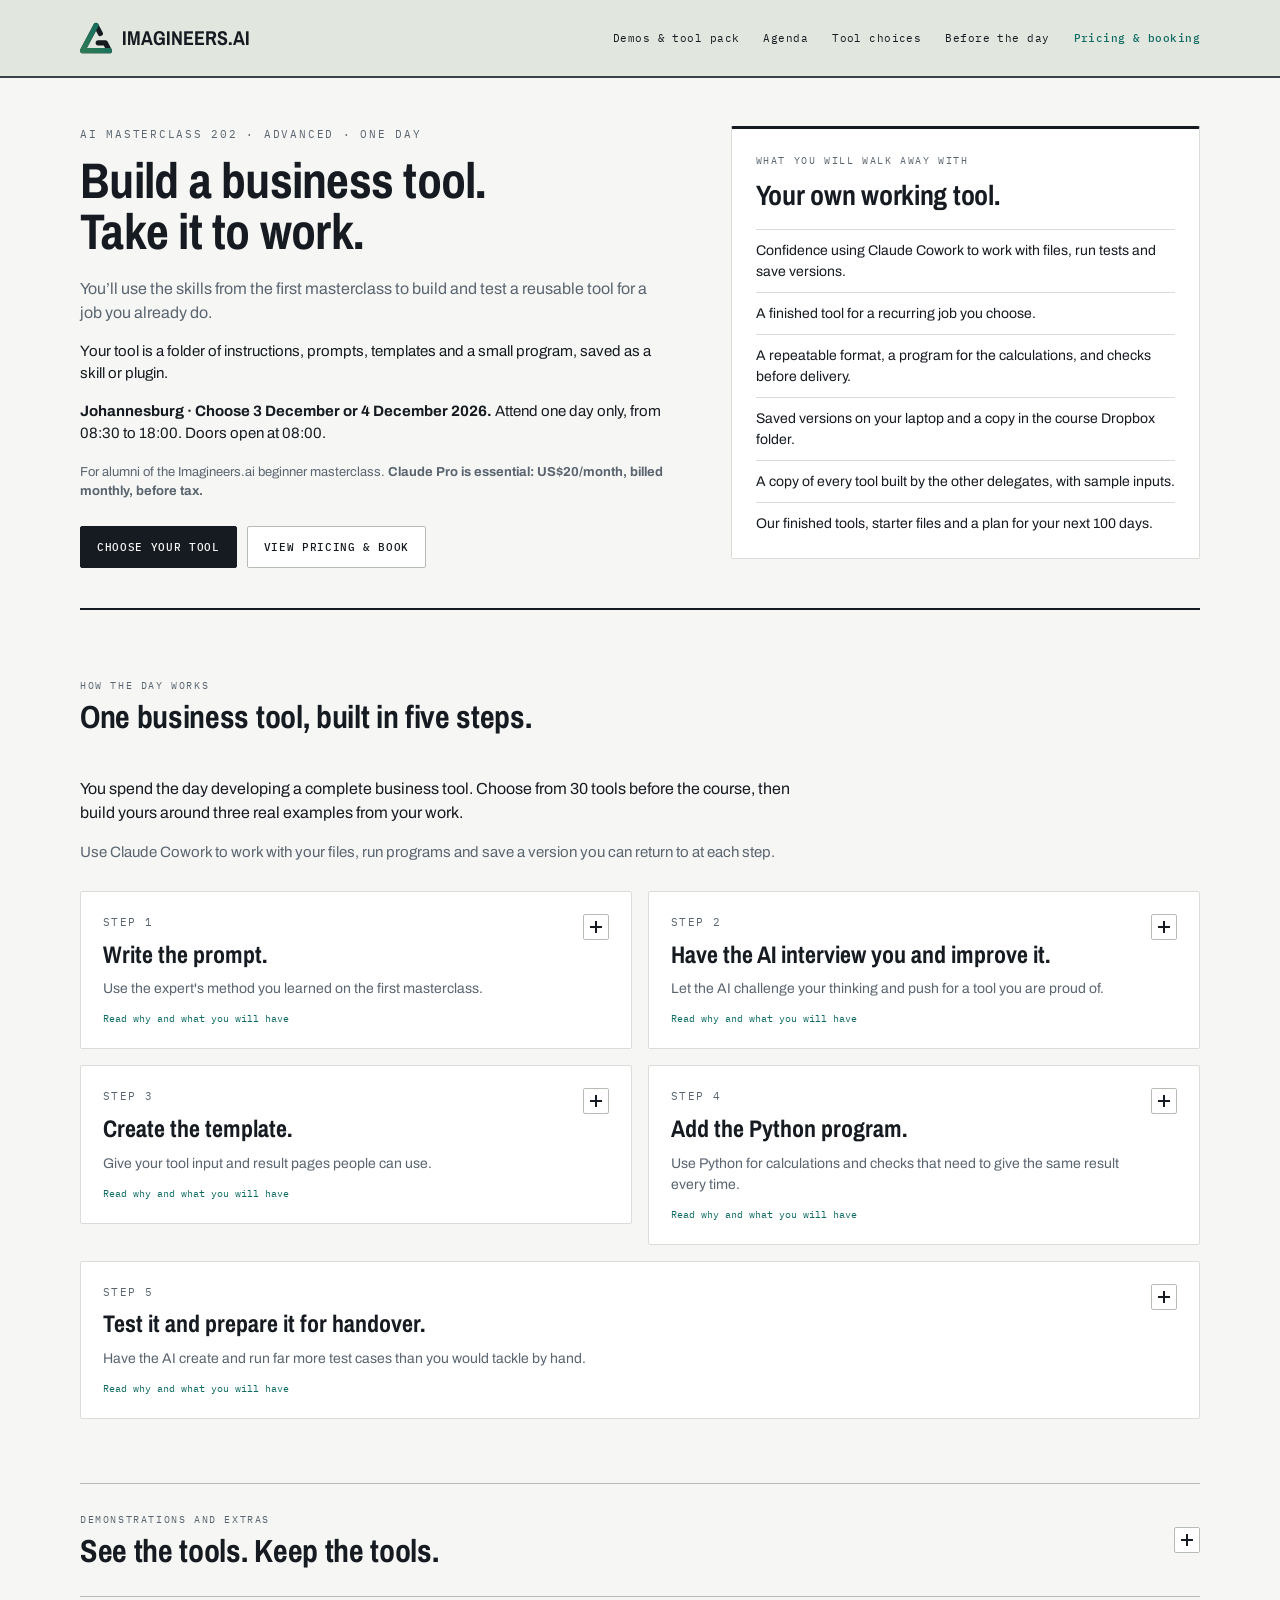
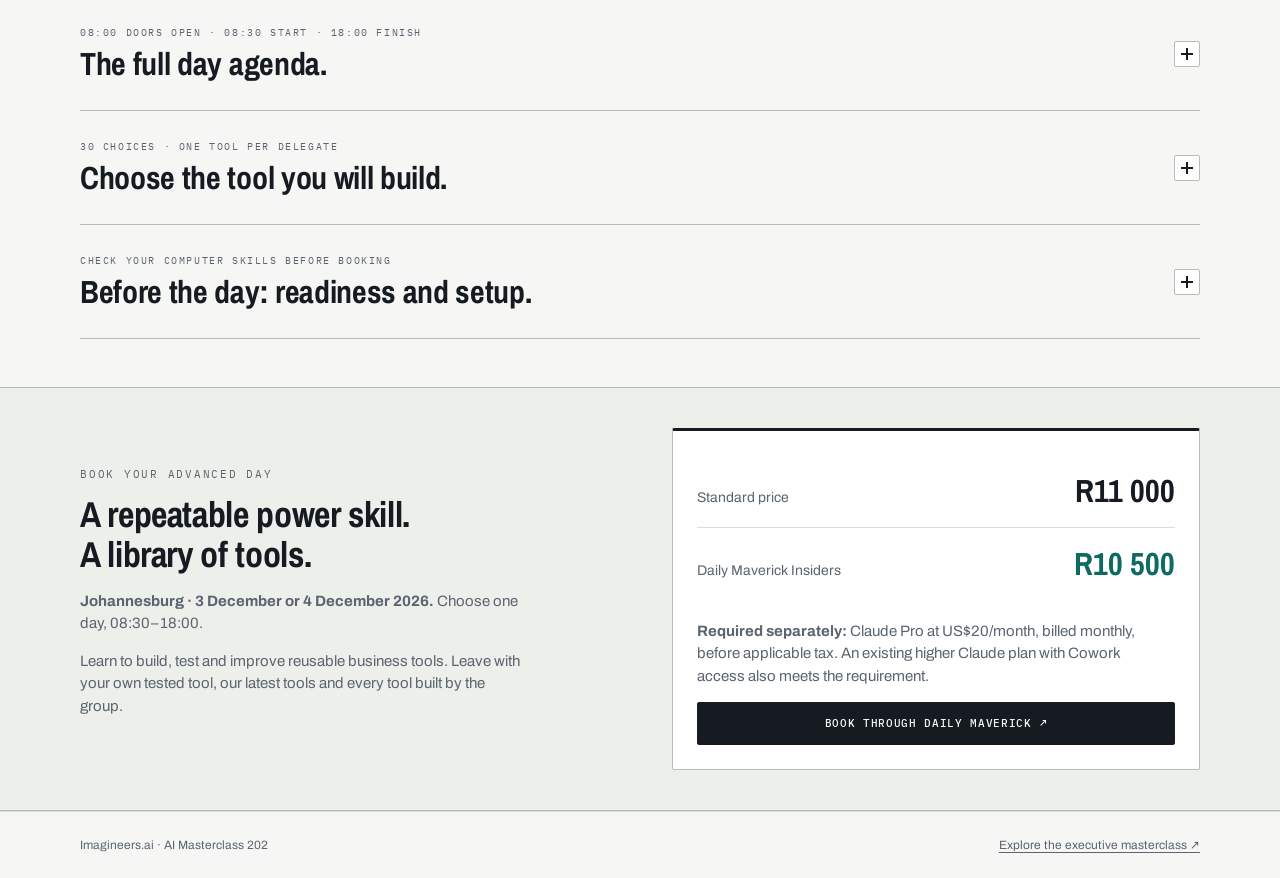
<file: docs/index.html>
<!DOCTYPE html>
<html lang="en-ZA">
<head>
  <meta charset="utf-8">
  <meta name="viewport" content="width=device-width, initial-scale=1">
  <meta name="description" content="Build a repeatable business skill in Claude Cowork in one day. Explore AI Masterclass 202, 30 tool choices and setup. Claude Pro subscription required.">
  <meta name="theme-color" content="#e1e6df">
  <title>AI Masterclass 202 | Imagineers.ai</title>
  <link rel="icon" href="assets/imagineers-logo.svg" type="image/svg+xml">
  <link rel="preconnect" href="https://fonts.googleapis.com">
  <link rel="preconnect" href="https://fonts.gstatic.com" crossorigin>
  <link href="https://fonts.googleapis.com/css2?family=Archivo:wght@400;500;700&amp;family=Archivo+Narrow:wght@600;700&amp;family=IBM+Plex+Mono:wght@400;500&amp;display=swap" rel="stylesheet">
  <link rel="stylesheet" href="styles.css?v=5">
  <script src="site.js?v=4" defer></script>
</head>
<body>
  <a class="skip-link" href="#main">Skip to content</a>
  <header class="site-header">
    <div class="container nav">
      <a class="brand" href="./" aria-label="Imagineers.ai AI Masterclass 202 home">
        <img src="assets/imagineers-logo.svg" alt="" width="32" height="32"><span>IMAGINEERS.AI</span>
      </a>
      <nav class="page-nav" aria-label="Course sections">
        <a href="#demos">Demos &amp; tool pack</a><a href="#agenda">Agenda</a><a href="#tools">Tool choices</a><a href="#prepare">Before the day</a><a class="nav-book" href="#pricing">Pricing &amp; booking</a>
      </nav>
    </div>
  </header>
  <main id="main">
    <section class="hero" aria-labelledby="course-title">
      <div class="container hero-grid">
        <div>
          <p class="label">AI Masterclass 202 · Advanced · One day</p>
          <h1 id="course-title">Build a business tool.<br><span>Take it to work.</span></h1>
          <p class="intro">You’ll use the skills from the first masterclass to build and test a reusable tool for a job you already do.</p>
          <p>Your tool is a folder of instructions, prompts, templates and a small program, saved as a skill or plugin.</p>
          <p><strong>Johannesburg · Choose 3 December or 4 December 2026.</strong> Attend one day only, from 08:30 to 18:00. Doors open at 08:00.</p>
          <p class="audience">For alumni of the Imagineers.ai beginner masterclass. <strong>Claude Pro is essential: US$20/month, billed monthly, before tax.</strong></p>
          <div class="hero-actions"><a class="button primary" href="#tools">Choose your tool</a><a class="button secondary" href="#pricing">View pricing &amp; book</a></div>
        </div>
        <aside class="takeaway" aria-labelledby="takeaway-title">
          <p class="label">What you will walk away with</p>
          <h2 id="takeaway-title">Your own working tool.</h2>
          <ul class="takeaway-list">
            <li>Confidence using Claude Cowork to work with files, run tests and save versions.</li>
            <li>A finished tool for a recurring job you choose.</li>
            <li>A repeatable format, a program for the calculations, and checks before delivery.</li>
            <li>Saved versions on your laptop and a copy in the course Dropbox folder.</li>
            <li>A copy of every tool built by the other delegates, with sample inputs.</li>
            <li>Our finished tools, starter files and a plan for your next 100 days.</li>
          </ul>
        </aside>
      </div>
    </section>
    <div class="container course-content">
      <section class="course-section" id="design" aria-labelledby="design-title">
        <div class="section-heading overview-heading"><span class="label">How the day works</span><h2 class="section-title" id="design-title">One business tool, built in five steps.</h2></div>
        <div class="section-body">
          <p class="section-intro">You spend the day developing a complete business tool. Choose from 30 tools before the course, then build yours around three real examples from your work.</p>
          <p>Use Claude Cowork to work with your files, run programs and save a version you can return to at each step.</p>
          <ol class="build-steps">
<li><details class="build-step" id="step-1" name="build-steps">
      <summary><span class="step-heading"><span class="step-number">Step 1</span><span class="step-title" role="heading" aria-level="3">Write the prompt.</span><span class="step-intro">Use the expert's method you learned on the first masterclass.</span><span class="step-cue">Read why and what you will have</span></span><span class="toggle-icon" aria-hidden="true"></span></summary>
      <div class="step-body">
        <h4>Why this matters</h4>
        <p>Your first masterclass taught you to give the AI an expert’s method. Here you turn that method into reusable instructions for a real job. The prompt must check the facts and apply your criteria before it recommends an answer.</p>
        <h4>What you will do</h4>
        <p>Define the inputs, write the method and try your prompt on three real examples.</p>
        <h4>What you will have</h4>
        <p>A first prompt that describes a repeatable working method, plus saved outputs that show where it still makes mistakes.</p>
      </div>
    </details></li>
<li><details class="build-step" id="step-2" name="build-steps">
      <summary><span class="step-heading"><span class="step-number">Step 2</span><span class="step-title" role="heading" aria-level="3">Have the AI interview you and improve it.</span><span class="step-intro">Let the AI challenge your thinking and push for a tool you are proud of.</span><span class="step-cue">Read why and what you will have</span></span><span class="toggle-icon" aria-hidden="true"></span></summary>
      <div class="step-body">
        <h4>Why this matters</h4>
        <p>Your first prompt will leave some of your knowledge unsaid. The AI interviews you about missing facts, exceptions and business rules. It challenges vague answers and suggests useful functions; you decide what the tool must do.</p>
        <h4>What you will do</h4>
        <p>Use your trial results and the AI’s questions to agree the rules and improve the prompt.</p>
        <h4>What you will have</h4>
        <p>An improved prompt with explicit business rules, agreed functions, evidence requirements and clear instructions for cases it cannot answer.</p>
      </div>
    </details></li>
<li><details class="build-step" id="step-3" name="build-steps">
      <summary><span class="step-heading"><span class="step-number">Step 3</span><span class="step-title" role="heading" aria-level="3">Create the template.</span><span class="step-intro">Give your tool input and result pages people can use.</span><span class="step-cue">Read why and what you will have</span></span><span class="toggle-icon" aria-hidden="true"></span></summary>
      <div class="step-body">
        <h4>Why this matters</h4>
        <p>Consistent input and result pages make your tool easier for someone else to use. Required fields prevent missing information. A predictable layout keeps the decision, reasons, evidence and warnings easy to find.</p>
        <h4>What you will do</h4>
        <p>Build reusable input and result pages, then practise recovering a saved version.</p>
        <h4>What you will have</h4>
        <p>Reusable input and result pages that make the tool easier to run, read and check, plus a saved version you can recover.</p>
      </div>
    </details></li>
<li><details class="build-step" id="step-4" name="build-steps">
      <summary><span class="step-heading"><span class="step-number">Step 4</span><span class="step-title" role="heading" aria-level="3">Add the Python program.</span><span class="step-intro">Use Python for calculations and checks that need to give the same result every time.</span><span class="step-cue">Read why and what you will have</span></span><span class="toggle-icon" aria-hidden="true"></span></summary>
      <div class="step-body">
        <h4>Why this matters</h4>
        <p>Generated arithmetic can be wrong even when it looks convincing. Totals, dates, scoring rules, word limits and exact quotes need repeatable calculations and checks. Python runs those rules consistently and reduces repeated AI calls. Code can contain mistakes too, so you check it against known answers.</p>
        <h4>What you will do</h4>
        <p>Have the AI write the program and compare its results with three answers you have checked independently.</p>
        <h4>What you will have</h4>
        <p>A program that performs calculations and exact checks, reports failures and uses results you have compared against known answers.</p>
      </div>
    </details></li>
<li><details class="build-step" id="step-5" name="build-steps">
      <summary><span class="step-heading"><span class="step-number">Step 5</span><span class="step-title" role="heading" aria-level="3">Test it and prepare it for handover.</span><span class="step-intro">Have the AI create and run far more test cases than you would tackle by hand.</span><span class="step-cue">Read why and what you will have</span></span><span class="toggle-icon" aria-hidden="true"></span></summary>
      <div class="step-body">
        <h4>Why this matters</h4>
        <p>One successful example does not show that a tool works reliably. Asking an AI whether its work looks right is not enough. Tests need expected answers you can check independently. Another person must also be able to use the tool without your help.</p>
        <h4>What you will do</h4>
        <p>Run batches of normal and difficult cases, review failures and let a neighbour try the tool.</p>
        <h4>What you will have</h4>
        <p>A tested tool with checked examples, clear limits and instructions another person has tried. Share it with the group using sample inputs.</p>
      </div>
    </details></li>
</ol>
        </div>
      </section>
      <details class="course-section" id="demos">
        <summary><span class="section-heading"><span class="label">Demonstrations and extras</span><span class="section-title" role="heading" aria-level="2">See the tools. Keep the tools.</span></span><span class="toggle-icon" aria-hidden="true"></span></summary>
        <div class="section-body">
          <div class="demo-content">
            <p>See how our latest tools are built and take home the current files, including improvements since earlier courses.</p>
            <ul class="demo-list">
              <li><strong>Excel model builder.</strong> Turn one paragraph into a full Excel model, with a logic tree you approve first and a program that checks the model balances.</li>
              <li><strong>Dashboard builder.</strong> Turn a spreadsheet into an interactive dashboard, with every figure checked against your original file.</li>
              <li><strong>Gantt creator.</strong> Turn a list of tasks into an interactive Gantt chart and an Excel plan, with the dates and critical path worked out by a program.</li>
              <li><strong>Board pack reader.</strong> Work through a whole board pack part by part and get one report that flags figures that do not add up or contradict each other.</li>
              <li><strong>Queryable index on a large folder of data.</strong> Ask questions across a large folder of documents and data, and find the source behind each answer.</li>
              <li><strong>AI assistants that keep working between requests.</strong> A lunchtime demonstration of agents that carry out tasks without waiting for a new prompt at every step.</li>
              <li><strong>Make your AI subscription go further.</strong> Learn what the KV cache is and how working at the right pace cuts your costs.</li>
              <li><strong>Explainer videos.</strong> Turn a topic, a report, bullet points, an existing presentation or your monthly results into a complete narrated explainer video, in the style you choose.</li>
              <li><strong>The finished tool pack.</strong> Excel models, dashboards, a board pack reader, Gantt charts, hand-drawn slides, slide script builders, an explainer video and an issue tree.</li>
              <li><strong>The AI Transformation Playbook.</strong> Choose the next five jobs that deserve a tool, name their owners and start your 100-day plan.</li>
            </ul>
          </div>
        </div>
      </details>
      <details class="course-section" id="agenda">
        <summary><span class="section-heading"><span class="label">08:00 doors open · 08:30 start · 18:00 finish</span><span class="section-title" role="heading" aria-level="2">The full day agenda.</span></span><span class="toggle-icon" aria-hidden="true"></span></summary>
        <div class="section-body"><p>A full day of building, demonstrations and checking. Your AI continues the longer jobs through the breaks.</p><div class="table-wrap"><table class="agenda-table"><caption>The advanced masterclass programme</caption><thead><tr><th scope="col">Time</th><th scope="col">Topic</th></tr></thead>
<tbody aria-labelledby="agenda-part-1"><tr class="agenda-group"><td aria-hidden="true"></td><th id="agenda-part-1" scope="rowgroup">Doors open</th></tr>
<tr class="agenda-session"><th scope="row"><time>08:00</time></th><td>Coffee and laptop first aid</td></tr>
</tbody>
<tbody aria-labelledby="agenda-part-2"><tr class="agenda-group"><td aria-hidden="true"></td><th id="agenda-part-2" scope="rowgroup">By 18:00 you own a tool that does real work for you</th></tr>
<tr class="agenda-session"><th scope="row"><time>08:30</time></th><td>Welcome back: claim your tool. No two delegates build the same one</td></tr>
<tr class="agenda-session"><th scope="row"><time>08:45</time></th><td>Demo: A full Excel model from one paragraph.</td></tr>
<tr class="agenda-session"><th scope="row"><time>09:05</time></th><td>Demo: Dashboards</td></tr>
<tr class="agenda-session"><th scope="row"><time>09:25</time></th><td>Demo: Gantt charts</td></tr>
<tr class="agenda-session"><th scope="row"><time>09:45</time></th><td>Core skill: work with Claude Cowork. Connect your working folder, direct Claude to work with files and save your first version. Then wreck it on purpose and bring it back</td></tr>
<tr class="agenda-break"><th scope="row"><time>10:20</time></th><td><strong>Coffee. Your AI works through the break, running your prompt on three real cases so you can see how much the answers vary</strong></td></tr>
</tbody>
<tbody aria-labelledby="agenda-part-3"><tr class="agenda-group"><td aria-hidden="true"></td><th id="agenda-part-3" scope="rowgroup">The build: your prompt becomes a tool your whole team can run</th></tr>
<tr class="agenda-session"><th scope="row"><time>10:40</time></th><td>Step 1 of 5: Write the prompt for your tool. Run it twice. Watch it give two different answers</td></tr>
<tr class="agenda-session"><th scope="row"><time>11:15</time></th><td>Demo: A board pack reader</td></tr>
<tr class="agenda-session"><th scope="row"><time>11:35</time></th><td>Step 2 of 5: Have the AI interview you, clarify your business rules and improve your prompt</td></tr>
<tr class="agenda-session"><th scope="row"><time>12:15</time></th><td>Demo: Queryable index on a large folder of data. Ask a question and find the source</td></tr>
<tr class="agenda-session"><th scope="row"><time>12:35</time></th><td>Step 3 of 5: Create your tool’s template. One polished page, the same every time</td></tr>
<tr class="agenda-break"><th scope="row"><time>13:15</time></th><td><strong>Lunch. Your AI works through the break, filling your template with three real cases</strong></td></tr>
<tr class="agenda-session"><th scope="row"><time>13:50</time></th><td>Demo over lunch: AI assistants that carry out tasks between requests, without a new prompt at every step</td></tr>
<tr class="agenda-session"><th scope="row"><time>14:10</time></th><td>Step 4 of 5: Move calculations into Python and check the results</td></tr>
<tr class="agenda-session"><th scope="row"><time>14:50</time></th><td>Demo: Make your AI subscription go further. Understand the KV cache, manage reusable context and reduce token spend</td></tr>
<tr class="agenda-session"><th scope="row"><time>15:10</time></th><td>Step 5 of 5: Test and prepare to share. Run batch tests and start a separate Cowork review task</td></tr>
<tr class="agenda-break"><th scope="row"><time>15:50</time></th><td><strong>Coffee. Cowork reviews the tool and runs tests through the break</strong></td></tr>
<tr class="agenda-session"><th scope="row"><time>16:10</time></th><td>Demo: Explainer videos</td></tr>
<tr class="agenda-session"><th scope="row"><time>16:30</time></th><td>The neighbour test: hand your tool to someone who has never seen it. No help allowed</td></tr>
<tr class="agenda-session"><th scope="row"><time>17:00</time></th><td><strong>Show and share: everyone takes home every tool built by the group.</strong> See selected tools on the big screen and collect the full set in the shared course pack, with sample inputs and without company documents.</td></tr>
</tbody>
<tbody aria-labelledby="agenda-part-4"><tr class="agenda-group"><td aria-hidden="true"></td><th id="agenda-part-4" scope="rowgroup">From one tool to a company full of them</th></tr>
<tr class="agenda-session"><th scope="row"><time>17:20</time></th><td>Your 100-day plan: the next five jobs that deserve a tool, and who will build them</td></tr>
<tr class="agenda-session"><th scope="row"><time>17:45</time></th><td>Name the date your tool does its first real job</td></tr>
<tr class="agenda-break"><th scope="row"><time>18:00</time></th><td><strong>Home, with a working tool on your laptop and a copy in the course Dropbox folder</strong></td></tr>
</tbody>
</table></div></div>
      </details>
      <details class="course-section" id="tools">
        <summary><span class="section-heading"><span class="label">30 choices · One tool per delegate</span><span class="section-title" role="heading" aria-level="2">Choose the tool you will build.</span></span><span class="toggle-icon" aria-hidden="true"></span></summary>
        <div class="section-body prose tool-list"><p>You build your chosen tool in Claude Cowork. Each tool is built by one delegate. Send us your first and second choice. Earlier bookings get first priority, and we will confirm your tool before the day. Everyone takes home every tool built by the group.</p>
<h3>What every tool on this list has in common</h3>
<ul>
<li><strong>It brings a skill you may not have, or saves hours.</strong> Each one carries an expert's method inside it.</li>
<li><strong>It needs very little to start.</strong> One document, a few files or a page of your own notes is enough.</li>
<li><strong>Something in it has to be exactly right.</strong> A small program does the sums, dates and checks, so the AI cannot get them wrong.</li>
</ul>
<p>You already take home our finished tools, so they are not on this list. They are the Excel model builder, the board pack reader, the dashboard builder, the Gantt creator, the hand-drawn slide, the slide script builders, the explainer video and the issue tree.</p>
<h3>Board and big decisions</h3>
<article class="tool-option"><h4>1. Board paper writer.</h4><p> A manager's rough notes and figures go in. A board paper comes out in your format: the decision sought, the options scored, the money table and the risks. The program adds up the money table and refuses to deliver if a figure in the text differs from the table.</p></article>
<article class="tool-option"><h4>2. Decision table with a flip test.</h4><p> Your options, criteria and weights go in. A ranked table comes out. The program then tests every weight and reports the smallest change that would change the winner, which shows how safe the decision is.</p></article>
<article class="tool-option"><h4>3. Negotiation prep sheet.</h4><p> A page of notes on the deal goes in. One page comes out with both sides' interests, your walk-away point and the range where a deal is possible. It also plans what to concede and in what order. The program values each concession in rands.</p></article>
<h3>Money</h3>
<article class="tool-option"><h4>4. Management accounts commentary.</h4><p> One month's management accounts go in. One page comes out that explains every change above a set size against budget and last year, with a chart of what moved profit. The program works out every change, so the words cannot disagree with the numbers. This is the safe choice for anyone.</p></article>
<article class="tool-option"><h4>5. Investor update with runway.</h4><p> A short table of the month's key figures and your notes go in. An investor update comes out in the standard order: highlights, problems, figures and requests. The program works out the monthly changes and how many months of cash are left.</p></article>
<article class="tool-option"><h4>6. Annual accounts red-flag reader.</h4><p> One set of annual financial statements goes in. One page comes out with the key ratios and two warning scores that analysts use (Altman Z and Beneish M). Every flag carries the page number behind it. A board member or lender gets an analyst's first read in minutes.</p></article>
<article class="tool-option"><h4>7. Timesheet and bill from your week.</h4><p> Your calendar export and a list of sent emails go in. A draft timesheet comes out by client, then invoice lines at the right rate for each client. The program rounds time to your billing units and applies the rates.</p></article>
<article class="tool-option"><h4>8. Fee and scope page.</h4><p> Notes from a scoping call and your rate card go in. The scope, phases, hours, fees and payment dates come out. This is the manageable part of a proposal, and the part where mistakes cost money.</p></article>
<h3>Deals and funding</h3>
<article class="tool-option"><h4>9. First-look deal screen.</h4><p> A teaser or information memorandum goes in. One page comes out: fit against your mandate, any automatic rejections, a rough returns sum and the ten questions to ask first.</p></article>
<article class="tool-option"><h4>10. Term sheet comparison with exit payouts.</h4><p> Two term sheets go in. Every difference comes out side by side. The program works out who gets paid what at several sale prices, which is where the terms really differ.</p></article>
<article class="tool-option"><h4>11. Data room check.</h4><p> The list of files in a data room and your due diligence checklist go in. One page comes out showing what is present, what is missing and the percentage complete by area, with a request list ready to send.</p></article>
<article class="tool-option"><h4>12. Impact report.</h4><p> A small table of project results and targets goes in. A funder-ready page comes out: results against targets, cost per person reached and a diagram linking money to outcomes.</p></article>
<article class="tool-option"><h4>13. Funding application builder.</h4><p> The funder's questions and your project notes go in. A drafted application comes out. The program holds every answer inside its word limit, checks that no question is skipped and makes the budget add up.</p></article>
<h3>Bids and buying</h3>
<article class="tool-option"><h4>14. Bid evaluation sheet.</h4><p> The bids and the published criteria go in. A score for each bidder comes out with reasons. The program applies the 80/20 or 90/10 price formula and ranks the bidders.</p></article>
<article class="tool-option"><h4>15. Bid CVs in one format.</h4><p> Staff CVs in any layout go in. CVs come out in the format the tender demands. The program works out years of experience from the dates and keeps each CV inside the page limit.</p></article>
<article class="tool-option"><h4>16. Request for quotation drafter.</h4><p> A page of notes on what you need goes in. A request for quotation comes out with a clear specification, a reply form and the scoring sheet you will use on the replies.</p></article>
<article class="tool-option"><h4>17. Supplier quote comparison.</h4><p> Three quotes go in. One page comes out comparing them on the same basis: tax, delivery, payment terms and warranty. The program works out the true cost over the life of the purchase.</p></article>
<h3>People</h3>
<article class="tool-option"><h4>18. CV shortlister.</h4><p> A job description and a handful of CVs go in. A ranked shortlist comes out, with the evidence from each CV behind every score. The program applies your weights and removes anyone who fails a must-have.</p></article>
<article class="tool-option"><h4>19. Interview pack and panel score.</h4><p> A job description and one CV go in. Questions aimed at the gaps in that CV come out, with a scoring sheet. After the interview, the program combines the panel's scores and shows where the panel disagreed.</p></article>
<article class="tool-option"><h4>20. Roster checker.</h4><p> One week's or month's roster goes in. A list of rule breaks comes out, such as too little rest between shifts or too many nights in a row. The program also shows who carries more than a fair share of weekends and nights.</p></article>
<article class="tool-option"><h4>21. Organisation chart reader.</h4><p> A list of names, job titles and managers goes in. A chart you can click through comes out. The program counts the layers and how many people report to each manager, and flags managers with too many or too few.</p></article>
<article class="tool-option"><h4>22. Procedure from a voice note.</h4><p> Record yourself explaining a job for ten minutes. A written procedure comes out with numbered steps, a checklist, who is responsible for each step and a short quiz for staff. The program checks that every step has exactly one owner.</p></article>
<h3>Operations and projects</h3>
<article class="tool-option"><h4>23. Process map with the bottleneck.</h4><p> A description of a process and rough times for each step go in. A diagram comes out showing who does what. The program finds the step that limits the whole process and the share of time that adds value.</p></article>
<article class="tool-option"><h4>24. Project money check.</h4><p> A short task list with budget, spend and percentage complete goes in. One page comes out saying whether the project is ahead or behind for the money spent, and what it will cost at the finish. It uses the standard method that project managers call earned value.</p></article>
<article class="tool-option"><h4>25. WhatsApp group to action list.</h4><p> One exported group chat goes in. One page comes out with the decisions made, the actions by person and the questions nobody answered. The program reads the dates and counts how long each request waited.</p></article>
<h3>Documents</h3>
<article class="tool-option"><h4>26. Contract dates and duties.</h4><p> One contract goes in. Every duty and deadline comes out on one page and as a calendar file you can import. The program works out the real dates, such as the last day to give notice.</p></article>
<article class="tool-option"><h4>27. Confidentiality agreement triage.</h4><p> One confidentiality agreement and your standard terms go in. A verdict comes out: sign, negotiate or refer to a lawyer, with the clauses behind it. This is the simplest tool on the list to build.</p></article>
<article class="tool-option"><h4>28. Case timeline.</h4><p> A bundle of letters, emails and notes goes in. A dated timeline comes out with a source for every entry. The program sorts the dates, measures the gaps and flags entries that contradict each other.</p></article>
<article class="tool-option"><h4>29. Evidence brief with checked quotes.</h4><p> Five to ten reports go in. A briefing note comes out with a quote and page number for each claim. The program checks that every quote appears word for word in its source, and refuses to deliver if one does not.</p></article>
<article class="tool-option"><h4>30. Claims checker.</h4><p> One draft article or report goes in. A list comes out of every claim that can be checked and the source it needs. The program recalculates every percentage and total in the text.</p></article>
<h3>What to bring for your tool</h3>
<p>Bring three real examples of what goes into your tool. Use material you are allowed to bring, and remove the names of patients, staff or customers first.</p></div>
      </details>
      <details class="course-section" id="prepare">
        <summary><span class="section-heading"><span class="label">Check your computer skills before booking</span><span class="section-title" role="heading" aria-level="2">Before the day: readiness and setup.</span></span><span class="toggle-icon" aria-hidden="true"></span></summary>
        <div class="section-body prose setup-guide"><h3>Check that this course is right for you</h3>
<p>You do not need coding experience. You do need to use your own laptop confidently and complete everyday computer tasks without step-by-step help. The day moves quickly and assumes these skills.</p>
<p>Before booking, check that you can do the following independently:</p>
<ul>
<li>Select text, copy, cut and paste using <strong>Command/Ctrl+C/X/V</strong> on Mac/Windows</li>
<li>Switch between open apps and browser tabs, then return to the task you were working on.</li>
<li>Open an installed app from the Start menu or Applications folder. Recognise the difference between the app and its downloaded installer.</li>
<li>Use File Explorer on Windows or Finder on Mac to find Downloads and navigate to a working folder.</li>
<li>Download a file, save it in a chosen folder and find it again, rather than relying on the browser's preview.</li>
<li>Create and rename folders, move or copy files between them, and recognise which copy of a file you are opening.</li>
<li>Extract a ZIP file and work with the files in the extracted folder.</li>
<li>Upload or attach the correct file by choosing it from a folder.</li>
<li>Sign in to the correct online account and complete an email or phone verification when asked.</li>
<li>Follow numbered written instructions, recognise when a task has finished or shown an error, and take a screenshot to ask for help.</li>
</ul>
<p><strong>If these tasks still need regular help, build that confidence before booking this advanced course.</strong> Practise with someone who can help you, then return to this checklist. We can help with the course tools and setup; the day does not include teaching everyday computer use.</p>
<h3>Set up Claude before the day</h3>
<p>Install or update the <a href="https://claude.com/download">Claude desktop app</a> on the laptop you will bring. Sign in with your active <strong>Claude Pro subscription (US$20 per month, billed monthly, before applicable tax)</strong>.</p>
<p>The subscription is separate from the course fee. An existing higher Claude plan with Cowork access also meets the requirement.</p>
<h3>Prepare your course pack access and material</h3>
<ul>
<li>We will email you a link to the course Dropbox folder before the day. You use it in your browser to download the course pack and upload your finished tool. You do not need a Dropbox account.</li>
<li>Send your first and second choice from <a href="#tools">the tool list</a>. Earlier bookings get first priority. We will confirm your tool before the day.</li>
<li>Bring three real input examples and, if you have one, a good finished output. Use material you are allowed to process with Claude, and remove confidential names.</li>
<li>Bring your laptop and charger, with Claude updated and signed in to your paid account. We use Claude Cowork throughout the day.</li>
</ul>
<h3>If you need setup help</h3>
<p>Send us a screenshot of the problem, without passwords or sign-in codes. We will help you before the day. Doors open at 08:00 for any remaining laptop problems.</p></div>
      </details>
    </div>
    <section class="pricing" id="pricing" aria-labelledby="pricing-title">
      <div class="container pricing-grid">
        <div><p class="label">Book your advanced day</p><h2 id="pricing-title">A repeatable power skill.<br>A library of tools.</h2><p><strong>Johannesburg · 3 December or 4 December 2026.</strong> Choose one day, 08:30–18:00.</p><p>Learn to build, test and improve reusable business tools. Leave with your own tested tool, our latest tools and every tool built by the group.</p></div>
        <div class="price-card"><dl><div><dt>Standard price</dt><dd>R11 000</dd></div><div class="insider-price"><dt>Daily Maverick Insiders</dt><dd>R10 500</dd></div></dl><p class="subscription-note"><strong>Required separately:</strong> Claude Pro at US$20/month, billed monthly, before applicable tax. An existing higher Claude plan with Cowork access also meets the requirement.</p><a class="button primary" href="https://shop.dailymaverick.co.za/product-category/tickets/the-genai-exec-masterclass/" target="_blank" rel="noopener">Book through Daily Maverick <span aria-hidden="true">↗</span><span class="visually-hidden"> (opens in a new tab)</span></a></div>
      </div>
    </section>
  </main>
  <footer class="site-footer"><div class="container footer-content"><span>Imagineers.ai · AI Masterclass 202</span><a href="https://www.imagineers.ai/masterclass.html">Explore the executive masterclass <span aria-hidden="true">↗</span></a></div></footer>
</body>
</html>
</file>
<file: docs/styles.css>
/* Palette and type match First Wednesday/docs/shared/comparison.css. */
:root {
  color-scheme: light;
  --ink: #161b21;
  --ink-soft: #5a6570;
  --ink-faint: #8b958d;
  --paper: #f6f7f5;
  --card: #ffffff;
  --rule: #d8ddd8;
  --rule-hard: #b5bdb5;
  --band: #ecefea;
  --tab-strip: #e1e6df;
  --tab-line: #3a424a;
  --oa: #0e6b62;
  --g: #2e7a55;
  --radius: 2px;
  --mono: "IBM Plex Mono", ui-monospace, SFMono-Regular, Menlo, Consolas, monospace;
  --sans: "Archivo", system-ui, -apple-system, "Segoe UI", sans-serif;
  --display: "Archivo Narrow", "Archivo", system-ui, sans-serif;
}

* { box-sizing: border-box; }
html { -webkit-text-size-adjust: 100%; scroll-behavior: smooth; scroll-padding-top: 24px; }
body { margin: 0; background: var(--paper); color: var(--ink); font-family: var(--sans); font-size: 15px; line-height: 1.5; }
a { color: inherit; }
a:focus-visible, summary:focus-visible { outline: 2px solid var(--ink); outline-offset: 4px; }
.container { width: min(1120px, calc(100% - 48px)); margin-inline: auto; }
.visually-hidden { position: absolute; width: 1px; height: 1px; overflow: hidden; clip-path: inset(50%); white-space: nowrap; }
.skip-link { position: fixed; top: 12px; left: 12px; z-index: 100; padding: 10px 16px; background: var(--card); color: var(--ink); border: 2px solid var(--ink); transform: translateY(-200%); }
.skip-link:focus { transform: translateY(0); }

.site-header { background: var(--tab-strip); border-bottom: 2px solid var(--tab-line); }
.nav { min-height: 76px; display: flex; align-items: center; justify-content: space-between; gap: 24px; padding-block: 16px; }
.brand { display: inline-flex; align-items: center; gap: 10px; font-family: var(--display); font-size: 20px; font-weight: 700; text-decoration: none; }
.brand img { display: block; object-fit: contain; }
.page-nav { display: flex; flex-wrap: wrap; gap: 10px 24px; font-family: var(--mono); font-size: 11px; letter-spacing: .04em; }
.page-nav a { text-decoration: none; }
.page-nav a:hover { text-decoration: underline; text-underline-offset: 4px; }
.page-nav .nav-book { color: var(--oa); font-weight: 500; }

.hero { padding-block: 48px 40px; }
.hero-grid { display: grid; grid-template-columns: 1.25fr 1fr; align-items: start; gap: 64px; padding-bottom: 40px; border-bottom: 2px solid var(--ink); }
.label { margin: 0 0 12px; font-family: var(--mono); font-size: 11px; font-weight: 400; letter-spacing: .16em; text-transform: uppercase; color: var(--ink-soft); }
h1, h2, h3, .section-title, .step-title { font-family: var(--display); font-weight: 700; color: var(--ink); }
h1 { max-width: 22ch; margin: 0 0 12px; font-size: clamp(32px, 4.5vw, 50px); line-height: 1.02; letter-spacing: -.015em; text-wrap: balance; }
h1 span { color: var(--ink); }
h2 { margin: 0 0 14px; font-size: 30px; line-height: 1.12; letter-spacing: -.01em; }
h3 { font-size: 24px; line-height: 1.2; }
.intro { max-width: 64ch; margin: 20px 0 0; color: var(--ink-soft); font-size: 16px; }
.audience { color: var(--ink-soft); font-size: 13px; margin-block: 18px; }
.hero-actions { display: flex; flex-wrap: wrap; gap: 10px; margin-top: 24px; }
.button { display: inline-flex; align-items: center; justify-content: center; gap: 8px; padding: 12px 16px; border: 1px solid var(--rule-hard); border-radius: var(--radius); font-family: var(--mono); font-size: 11px; font-weight: 500; letter-spacing: .06em; text-transform: uppercase; text-align: center; text-decoration: none; }
.primary { background: var(--ink); color: var(--paper); border-color: var(--ink); }
.primary:hover { background: var(--oa); border-color: var(--oa); }
.secondary { background: var(--card); color: var(--ink); }
.secondary:hover { border-color: var(--ink); }
.takeaway { padding: 24px; background: var(--card); border: 1px solid var(--rule); border-top: 3px solid var(--ink); border-radius: var(--radius); }
.takeaway h2 { font-size: 28px; }
.takeaway .label { font-size: 10px; }
.takeaway-list { list-style: none; padding: 0; margin: 18px 0 0; border-top: 1px solid var(--rule); }
.takeaway-list li { padding-block: 10px; border-bottom: 1px solid var(--rule); font-size: 14px; }
.takeaway-list li:last-child { border-bottom: 0; padding-bottom: 0; }

.course-content { padding-bottom: 48px; }
.course-section { border-bottom: 1px solid var(--rule-hard); scroll-margin-top: 24px; }
.overview-heading { padding-block: 28px; }
summary { display: flex; align-items: center; justify-content: space-between; gap: 24px; list-style: none; padding-block: 28px; cursor: pointer; }
summary::-webkit-details-marker { display: none; }
summary:hover .section-title, summary:hover .step-title { color: var(--oa); }
.section-heading { display: grid; gap: 6px; }
.section-heading .label { margin: 0; font-size: 10px; }
.section-title { font-size: clamp(25px, 3vw, 32px); line-height: 1.12; letter-spacing: -.01em; }
.toggle-icon { flex: 0 0 26px; width: 26px; height: 26px; border: 1px solid var(--rule-hard); background: var(--card); border-radius: var(--radius); position: relative; }
.toggle-icon::before, .toggle-icon::after { content: ""; position: absolute; top: 11px; left: 6px; width: 12px; height: 2px; background: var(--ink); }
.toggle-icon::after { transform: rotate(90deg); }
details[open] > summary .toggle-icon::after { transform: rotate(0); }
.section-body { padding-bottom: 32px; }
.section-body > p { max-width: 80ch; margin: 0 0 16px; color: var(--ink-soft); }
.section-body > .section-intro { color: var(--ink); font-size: 16px; }
.build-steps { display: grid; grid-template-columns: repeat(2, minmax(0, 1fr)); align-items: start; gap: 16px; list-style: none; padding: 0; margin: 28px 0 32px; }
.build-steps > li { border: 1px solid var(--rule); background: var(--card); border-radius: var(--radius); }
.build-steps > li:last-child:nth-child(odd) { grid-column: 1 / -1; }
.build-step > summary { align-items: flex-start; gap: 16px; padding: 22px; }
.step-heading { display: grid; gap: 10px; }
.step-number { font-family: var(--mono); font-size: 11px; letter-spacing: .12em; text-transform: uppercase; color: var(--ink-soft); }
.step-title { font-size: 24px; line-height: 1.15; }
.step-intro { color: var(--ink-soft); font-size: 14px; }
.step-cue { color: var(--oa); font-family: var(--mono); font-size: 10px; margin-top: 2px; }
.build-step[open] .step-cue { display: none; }
.step-body { padding: 8px 22px 22px; }
.step-body h4 { margin: 20px 0 8px; font-family: var(--mono); color: var(--ink-soft); font-size: 11px; font-weight: 500; letter-spacing: .04em; text-transform: uppercase; }
.step-body h4:first-child { margin-top: 0; }
.step-body p { margin: 0; color: var(--ink-soft); }
.step-body p + p { margin-top: 12px; }
.step-body ol { margin: 14px 0; padding-left: 22px; }
.step-body li { margin-bottom: 10px; }
.demo-content { padding: 24px; background: var(--band); border: 1px solid var(--rule); border-radius: var(--radius); }
.demo-content h3 { margin: 0; font-size: 28px; }
.demo-content > p:not(.label) { max-width: 80ch; color: var(--ink-soft); }
.demo-list { display: grid; grid-template-columns: repeat(2, minmax(0, 1fr)); gap: 18px 32px; padding-left: 18px; margin-bottom: 0; color: var(--ink-soft); }
.demo-list strong { color: var(--ink); font-weight: 500; }

.table-wrap { max-width: 100%; overflow-x: auto; margin-block: 20px 24px; border: 1px solid var(--rule-hard); border-radius: var(--radius); }
table { width: 100%; border-collapse: collapse; font-size: 14px; text-align: left; background: var(--card); }
th, td { padding: 12px 16px; border-bottom: 1px solid var(--rule); vertical-align: top; }
thead { background: var(--band); color: var(--ink); }
caption { padding: 14px 16px; text-align: left; font-family: var(--display); font-size: 22px; font-weight: 700; background: var(--paper); border-bottom: 2px solid var(--ink); }
.agenda-table thead th { font-family: var(--mono); font-size: 11px; font-weight: 500; letter-spacing: .12em; text-transform: uppercase; }
.agenda-table th, .agenda-table td { border-bottom: 0; padding: 12px 18px; }
.agenda-table th:first-child, .agenda-table td:first-child { width: 88px; min-width: 88px; border-right: 1px solid var(--rule-hard); }
.agenda-table th[scope="row"], .agenda-group td { color: var(--ink-soft); background: var(--band); font-family: var(--mono); font-size: 12px; font-weight: 400; font-variant-numeric: tabular-nums; white-space: nowrap; vertical-align: middle; text-align: center; }
.agenda-table .agenda-group > * { border-top: 2px solid var(--ink); background: var(--band); color: var(--ink); }
.agenda-group th { font-family: var(--mono); font-size: 11px; font-weight: 500; text-transform: uppercase; letter-spacing: .12em; line-height: 1.7; }
.agenda-break td { text-align: center; padding-block: 16px; }
.agenda-table tbody tr:last-child > * { padding-bottom: 18px; }
.prose h3 { font-size: 26px; margin: 32px 0 12px; }
.prose h3:first-child { margin-top: 0; }
.prose h4 { margin: 24px 0 8px; font-size: 15px; }
.prose p, .prose li { max-width: 88ch; }
.prose li { margin-bottom: 10px; }
.prose a { color: var(--oa); text-underline-offset: 3px; }
.setup-platform { margin-block: 12px; border: 1px solid var(--rule-hard); border-radius: var(--radius); background: var(--card); }
.setup-platform > summary { padding: 18px 20px; font-family: var(--display); font-size: 22px; font-weight: 700; }
.platform-body { padding: 8px 20px 20px; }
.platform-body h4:first-child { margin-top: 0; }
.tool-option { padding-block: 1px 16px; border-bottom: 1px solid var(--rule); }
.tool-option p { margin: 0; color: var(--ink-soft); }
code { font-family: var(--mono); font-size: .85em; background: var(--band); padding: 2px 4px; border-radius: var(--radius); overflow-wrap: anywhere; }
pre { max-width: 100%; overflow-x: auto; background: var(--band); border: 1px solid var(--rule); border-radius: var(--radius); padding: 16px; }
pre code { background: none; padding: 0; overflow-wrap: normal; }

.pricing { padding-block: 40px; background: var(--band); border-block: 1px solid var(--rule-hard); }
.pricing-grid { display: grid; grid-template-columns: 1fr 1fr; align-items: center; gap: 64px; }
.pricing h2 { font-size: 36px; }
.pricing-grid p { max-width: 50ch; color: var(--ink-soft); }
.price-card { padding: 24px; background: var(--card); border: 1px solid var(--rule-hard); border-top: 3px solid var(--ink); border-radius: var(--radius); }
.price-card dl { margin: 0 0 20px; }
.price-card dl > div { display: flex; align-items: baseline; justify-content: space-between; gap: 16px; padding-block: 12px; }
.price-card dt { font-size: 14px; color: var(--ink-soft); }
.price-card dd { margin: 0; font-family: var(--display); font-size: 32px; font-weight: 700; white-space: nowrap; }
.insider-price { border-top: 1px solid var(--rule); }
.insider-price dd { color: var(--oa); }
.price-card .button { width: 100%; }
.site-footer { border-top: 1px solid var(--rule); }
.footer-content { display: flex; align-items: center; justify-content: space-between; gap: 20px; padding-block: 24px; color: var(--ink-soft); font-size: 12px; }
.footer-content a { text-underline-offset: 3px; }
.footer-content a:hover { color: var(--oa); }

@media (max-width: 960px) {
  .nav { flex-direction: column; align-items: flex-start; gap: 16px; }
  .hero-grid { grid-template-columns: 1fr; gap: 28px; }
  .takeaway { max-width: 680px; }
  .pricing-grid { gap: 32px; }
}
@media (max-width: 600px) {
  .container { width: calc(100% - 32px); }
  .page-nav { font-size: 10px; gap: 10px 16px; }
  .hero { padding-block: 32px 24px; }
  .hero-grid { padding-bottom: 28px; }
  .hero-actions .button { width: 100%; }
  .build-steps, .demo-list, .pricing-grid { grid-template-columns: 1fr; }
  summary { gap: 16px; padding-block: 24px; }
  .takeaway, .demo-content, .price-card { padding: 20px; }
  .build-step > summary { padding: 18px; }
  .step-body { padding: 8px 18px 18px; }
  .agenda-table th:first-child, .agenda-table td:first-child { width: 66px; min-width: 66px; }
  .agenda-table th, .agenda-table td { padding-inline: 12px; }
  .agenda-group th { font-size: 10px; letter-spacing: .06em; }
  .price-card dl > div { flex-wrap: wrap; }
  .footer-content { flex-direction: column; align-items: flex-start; gap: 8px; }
}
@media (prefers-reduced-motion: reduce) { html { scroll-behavior: auto; } }
@media print {
  * { color: #161b21 !important; background: transparent !important; }
  .page-nav, .hero-actions, .toggle-icon, .skip-link { display: none; }
  .hero { padding-block: 16px; }
  .hero-grid, .pricing-grid, .build-steps, .demo-list { display: block; }
  .takeaway, .build-steps > li, .price-card { margin-block: 16px; break-inside: avoid; }
  .table-wrap, pre { overflow: visible; }
  pre { white-space: pre-wrap; overflow-wrap: anywhere; }
  .course-content, .section-body, .pricing { padding-block: 16px; }
  summary { padding-block: 20px; }
}
</file>
